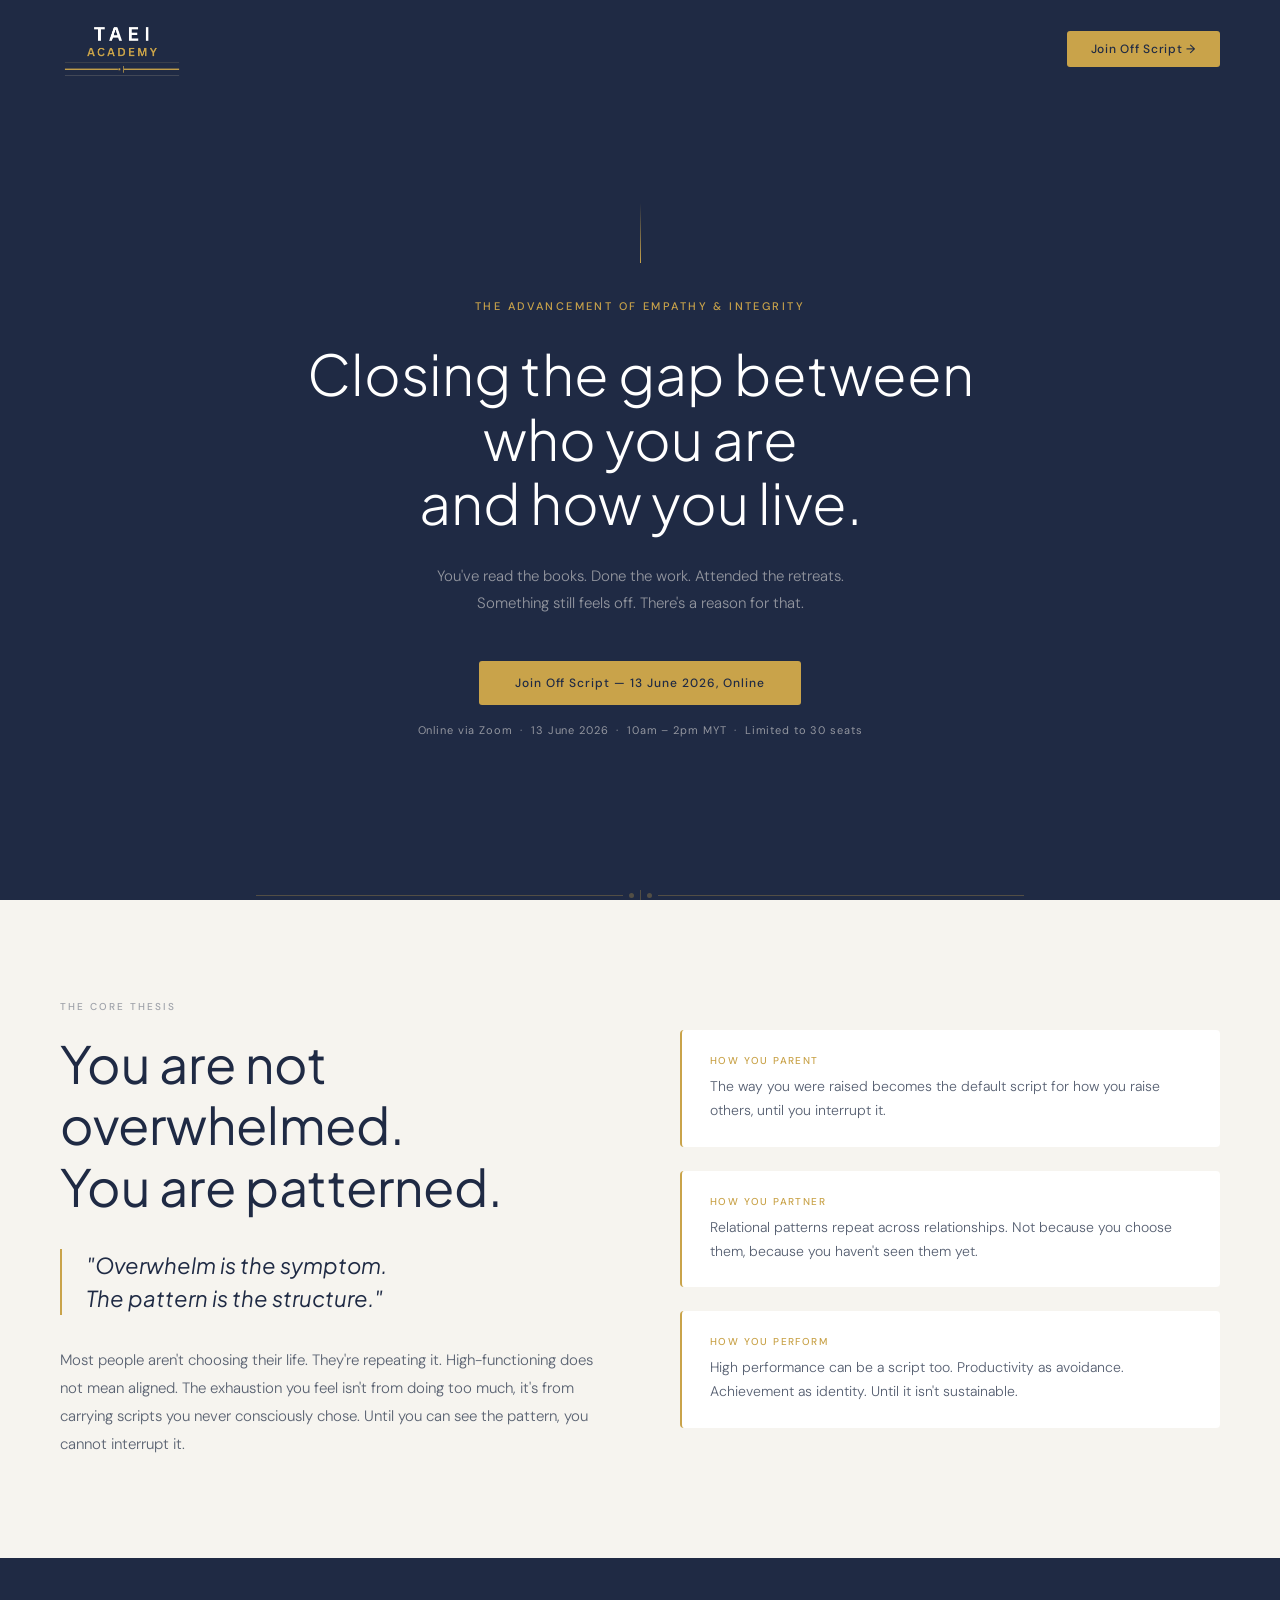
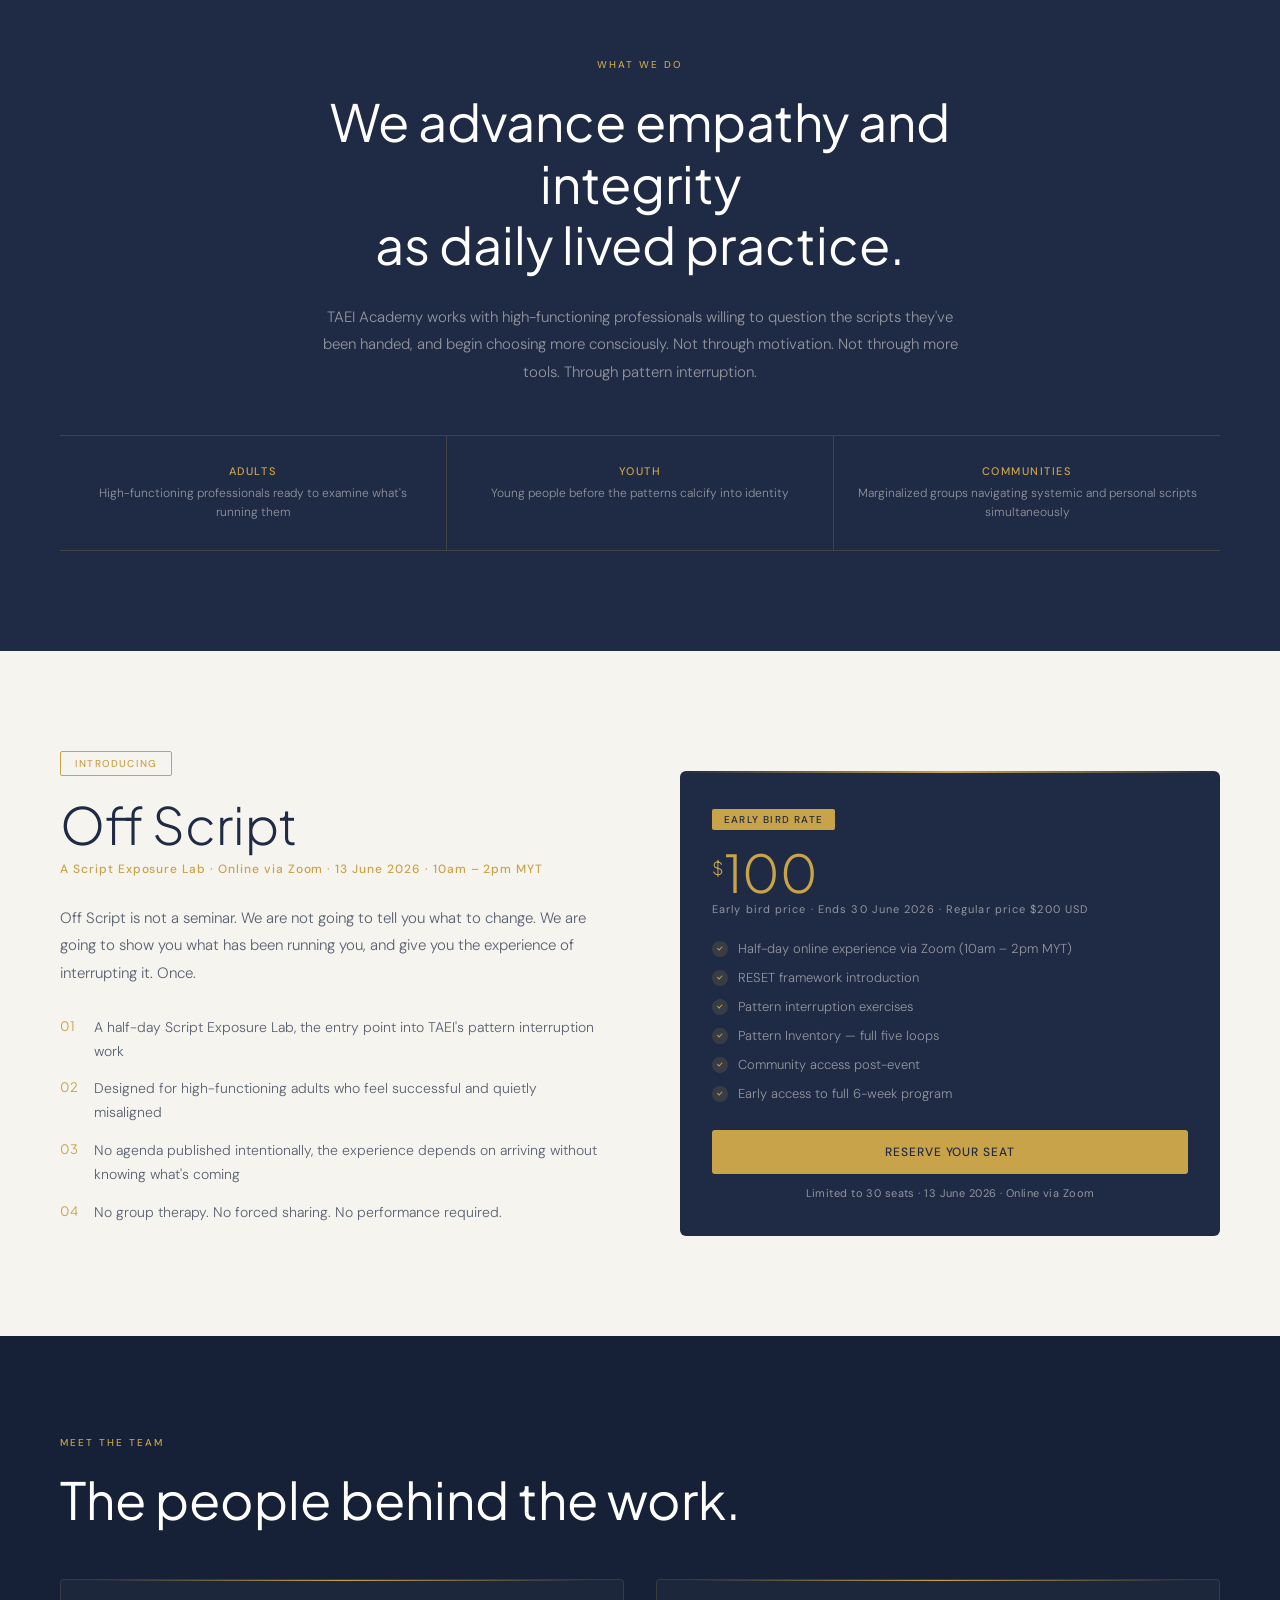
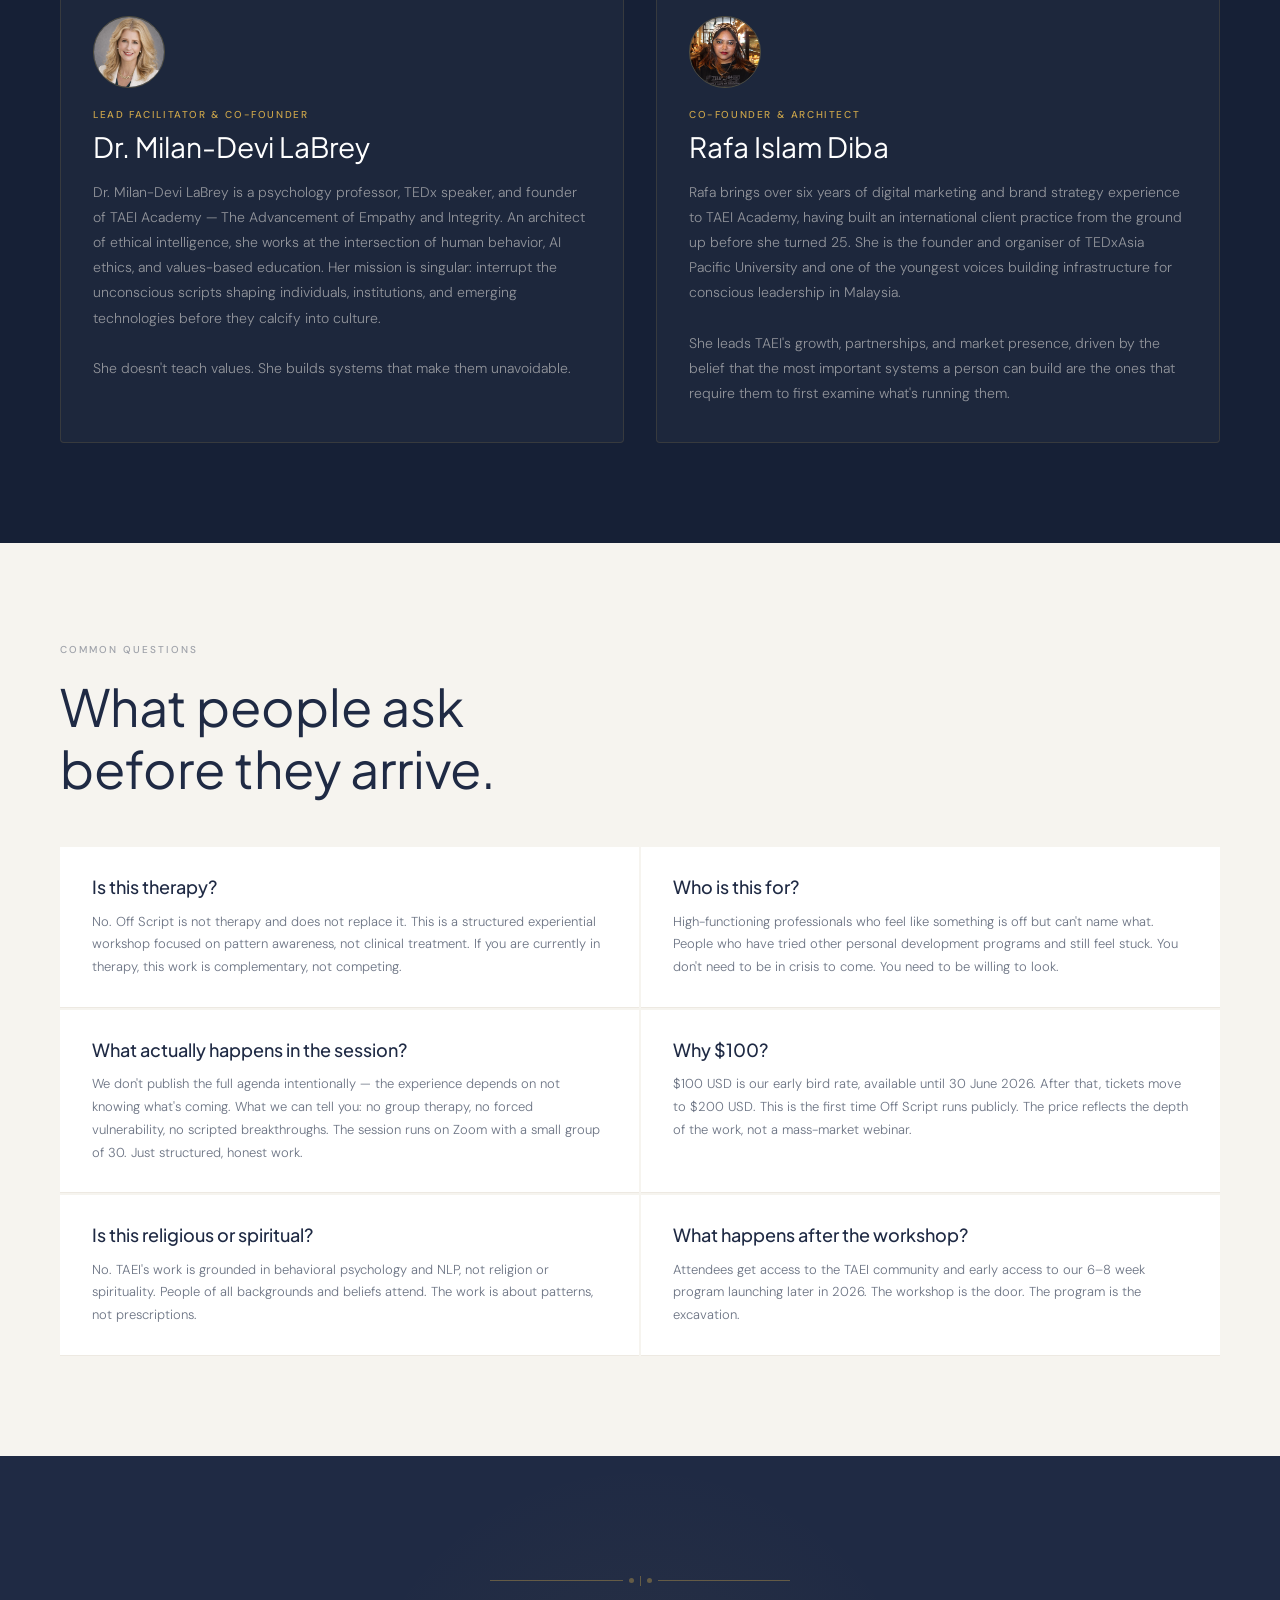
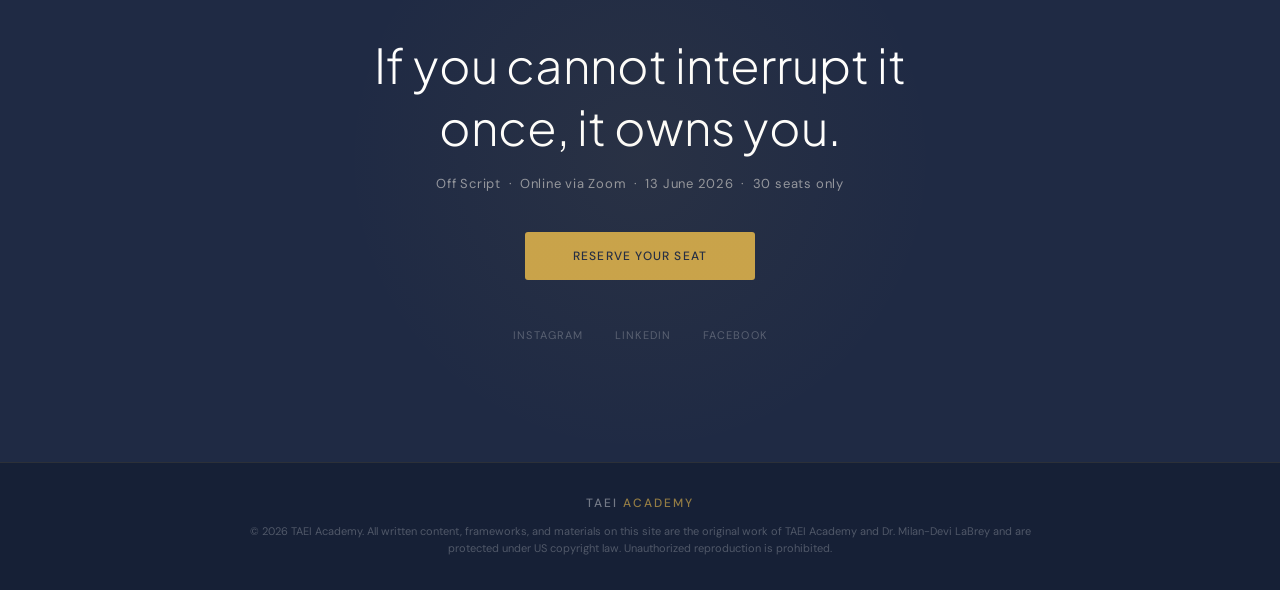
<file: index.html>
<!DOCTYPE html>
<html lang="en">
<head>
<meta charset="UTF-8">
<meta name="viewport" content="width=device-width, initial-scale=1.0">

<!-- ══ PRIMARY SEO META TAGS ══ -->
<title>TAEI Academy | Pattern Interruption Workshop | Off Script</title>
<meta name="description" content="TAEI Academy helps high-functioning professionals see the unconscious patterns running their lives — and interrupt them. Join Off Script, our online Script Exposure Lab on 13 June 2026. Early bird $100 USD. Limited to 30 seats.">
<meta name="keywords" content="pattern interruption, personal development workshopr, Off Script workshopL, TAEI Academy, executive burnout KL, NLP coaching Malaysia, unconscious patterns professionals, self awareness workshop Malaysia, leadership development KL, high functioning professionals burnout">
<meta name="author" content="TAEI Academy">
<meta name="robots" content="index, follow">
<link rel="canonical" href="https://www.taeiacademy.org/">

<!-- ══ OPEN GRAPH , Facebook, LinkedIn ══ -->
<meta property="og:type" content="website">
<meta property="og:url" content="https://www.taeiacademy.org/">
<meta property="og:title" content="TAEI Academy | Pattern Interruption Workshop Kuala Lumpur">
<meta property="og:description" content="Off Script is an online Script Exposure Lab for high-functioning professionals who feel successful by every external measure — and quietly misaligned with the life they built. 13 June 2026. Early bird $100 USD. 30 seats only.">
<meta property="og:image" content="https://www.taeiacademy.org/images/og-image.jpg">
<meta property="og:image:width" content="1200">
<meta property="og:image:height" content="630">
<meta property="og:site_name" content="TAEI Academy">
<meta property="og:locale" content="en_MY">

<!-- ══ TWITTER CARD ══ -->
<meta name="twitter:card" content="summary_large_image">
<meta name="twitter:title" content="TAEI Academy | Pattern Interruption Workshop KL">
<meta name="twitter:description" content="Off Script — An online Script Exposure Lab for high-functioning professionals. 13 June 2026. Early bird $100 USD. 30 seats only.">
<meta name="twitter:image" content="https://www.taeiacademy.org/images/og-image.jpg">

<!-- ══ SCHEMA MARKUP, Structured Data for Google ══ -->
<script type="application/ld+json">
{
  "@context": "https://schema.org",
  "@graph": [
    {
      "@type": "Organization",
      "@id": "https://www.taeiacademy.org/#organization",
      "name": "TAEI Academy",
      "alternateName": "The Advancement of Empathy and Integrity",
      "url": "https://www.taeiacademy.org",
      "logo": {
        "@type": "ImageObject",
        "url": "https://www.taeiacademy.org/images/logo-light.png"
      },
      "description": "TAEI Academy advances empathy and integrity as daily lived practice through pattern interruption programs for high-functioning professionals.",
      "foundingDate": "2026",
      "address": {
        "@type": "PostalAddress",
        "addressLocality": "Dallas, Texas",
        "addressCountry": "US"
      },
      "sameAs": [
        "https://www.linkedin.com/company/taeiacademy",
        "https://www.instagram.com/taeiacademy_",
        "https://www.facebook.com/taeiacademy"
      ]
    },
    {
      "@type": "Event",
      "@id": "https://www.taeiacademy.org/#offscript-event",
      "name": "Off Script, Script Exposure Lab",
      "description": "A half-day Script Exposure Lab for high-functioning adults in Kuala Lumpur. Off Script is not a seminar. We are not going to tell you what to change. We are going to show you what has been running you, and give you the experience of interrupting it.",
      "startDate": "2026-07-13T10:00:00+08:00",
      "endDate": "2026-07-13T14:00:00+08:00",
      "eventStatus": "https://schema.org/EventScheduled",
      "eventAttendanceMode": "https://schema.org/OnlineEventAttendanceMode",
      "location": {
        "@type": "VirtualLocation",
        "url": "https://zoom.us"
      },
      "organizer": {
        "@type": "Organization",
        "@id": "https://www.taeiacademy.org/#organization"
      },
      "performer": {
        "@type": "Person",
        "name": "Dr. Milan-Devi LaBrey",
        "jobTitle": "Lead Facilitator and Co-Founder, TAEI Academy",
        "description": "Psychology professor, TEDx speaker, and Co Founder, TAEI Academy"
      },
      "offers": {
        "@type": "Offer",
        "name": "Early Bird Ticket",
        "price": "100",
        "priceCurrency": "USD",
        "availability": "https://schema.org/InStock",
        "validFrom": "2026-04-06",
        "validThrough": "2026-06-30",
        "url": "https://www.taeiacademy.org/#offscript"
      },
      "maximumAttendeeCapacity": 30,
      "image": "https://www.taeiacademy.org/images/og-image.jpg"
    },
    {
      "@type": "WebPage",
      "@id": "https://www.taeiacademy.org/#webpage",
      "url": "https://www.taeiacademy.org",
      "name": "TAEI Academy | Pattern Interruption Workshop Kuala Lumpur",
      "description": "TAEI Academy helps high-functioning professionals in KL see the unconscious patterns running their lives. Join Off Script, 13 June 2026.",
      "isPartOf": {
        "@id": "https://www.taeiacademy.org/#organization"
      }
    },
    {
      "@type": "Person",
      "@id": "https://www.taeiacademy.org/#milan",
      "name": "Dr. Milan-Devi LaBrey",
      "jobTitle": "Lead Facilitator and Co-Founder",
      "worksFor": {
        "@id": "https://www.taeiacademy.org/#organization"
      },
      "description": "Psychology professor, TEDx speaker, Writer, and Co-founder of TAEI Academy. Author of a forthcoming book on the scripts we inherit and the love we have yet to choose."
    },
    {
      "@type": "Person",
      "@id": "https://www.taeiacademy.org/#rafa",
      "name": "Rafa Islam Diba",
      "jobTitle": "Co-Founder and Architect",
      "worksFor": {
        "@id": "https://www.taeiacademy.org/#organization"
      },
      "description": "Digital strategist, founder of TEDxAsia Pacific University, and co-founder of TAEI Academy. Leads TAEI's growth and market presence in Malaysia."
    }
  ]
}
</script>

<!-- ══ FAVICON ══ -->
<link rel="icon" type="image/png" href="images/logo-light.png">
<link rel="apple-touch-icon" href="images/logo-light.png">

<!-- ══ FONTS ══ -->
<link href="https://fonts.googleapis.com/css2?family=Plus+Jakarta+Sans:ital,wght@0,300;0,400;0,500;0,600;1,300;1,400&family=DM+Sans:opsz,wght@9..40,300;9..40,400;9..40,500&display=swap" rel="stylesheet">

<!-- ══ STYLESHEET ══ -->
<link rel="stylesheet" href="style.css">
</head>
<body>

<!-- ══ NAV ══ -->
<nav id="navbar" aria-label="Main navigation">
  <a href="#hero" class="nav-logo" aria-label="TAEI Academy home">
    <img src="images/logo-dark.png" alt="TAEI Academy, The Advancement of Empathy and Integrity" class="nav-logo-img">
  </a>
  <a href="#offscript" class="nav-cta">Join Off Script →</a>
</nav>

<!-- ══ HERO ══ -->
<section id="hero" aria-label="Hero">
  <div class="hero-rule"></div>
  <p class="hero-overline">The Advancement of Empathy &amp; Integrity</p>
  <h1 class="hero-headline">
    Closing the gap between<br>
    who you are<br>
    and how you live.
  </h1>
  <p class="hero-sub">
    You've read the books. Done the work. Attended the retreats.<br>
    Something still feels off. There's a reason for that.
  </p>
  <a href="#offscript" class="hero-btn" aria-label="Join Off Script online workshop">Join Off Script — 13 June 2026, Online</a>
  <p class="hero-meta">Online via Zoom &nbsp;·&nbsp; 13 June 2026 &nbsp;·&nbsp; 10am – 2pm MYT &nbsp;·&nbsp; Limited to 30 seats</p>
  <div class="hero-bottom-rule" aria-hidden="true">
    <div class="hr-line"></div>
    <div class="hr-dot"></div>
    <div class="hr-tick"></div>
    <div class="hr-dot"></div>
    <div class="hr-line"></div>
  </div>
</section>

<!-- ══ PATTERN SECTION ══ -->
<section id="pattern" aria-label="The core thesis">
  <div class="pattern-left">
    <p class="overline overline-navy">The core thesis</p>
    <h2 class="section-headline section-headline-dark">You are not<br>overwhelmed.<br>You are patterned.</h2>
    <blockquote class="pattern-quote">
      "Overwhelm is the symptom.<br>The pattern is the structure."
    </blockquote>
    <p class="body-text body-dark max-prose">
      Most people aren't choosing their life. They're repeating it. High-functioning does not mean aligned. The exhaustion you feel isn't from doing too much, it's from carrying scripts you never consciously chose. Until you can see the pattern, you cannot interrupt it.
    </p>
  </div>
  <div class="pattern-right">
    <div class="pattern-card">
      <div class="pattern-card-label">How you parent</div>
      <div class="pattern-card-text">The way you were raised becomes the default script for how you raise others, until you interrupt it.</div>
    </div>
    <div class="pattern-card">
      <div class="pattern-card-label">How you partner</div>
      <div class="pattern-card-text">Relational patterns repeat across relationships. Not because you choose them, because you haven't seen them yet.</div>
    </div>
    <div class="pattern-card">
      <div class="pattern-card-label">How you perform</div>
      <div class="pattern-card-text">High performance can be a script too. Productivity as avoidance. Achievement as identity. Until it isn't sustainable.</div>
    </div>
  </div>
</section>

<!-- ══ ABOUT SECTION ══ -->
<section id="about" aria-label="About TAEI Academy">
  <div class="about-body">
    <p class="overline overline-gold">What we do</p>
    <h2 class="section-headline section-headline-light">We advance empathy and integrity<br>as daily lived practice.</h2>
    <p class="body-text body-light">
      TAEI Academy works with high-functioning professionals willing to question the scripts they've been handed, and begin choosing more consciously. Not through motivation. Not through more tools. Through pattern interruption.
    </p>
  </div>
  <div class="about-pillars">
    <div class="pillar">
      <div class="pillar-name">Adults</div>
      <div class="pillar-desc">High-functioning professionals ready to examine what's running them</div>
    </div>
    <div class="pillar">
      <div class="pillar-name">Youth</div>
      <div class="pillar-desc">Young people before the patterns calcify into identity</div>
    </div>
    <div class="pillar">
      <div class="pillar-name">Communities</div>
      <div class="pillar-desc">Marginalized groups navigating systemic and personal scripts simultaneously</div>
    </div>
  </div>
</section>

<!-- ══ OFF SCRIPT SECTION ══ -->
<section id="offscript" aria-label="Off Script workshop details">
  <div class="offscript-left">
    <span class="offscript-tag">Introducing</span>
    <h2 class="offscript-title">Off Script</h2>
    <p class="offscript-subtitle">A Script Exposure Lab · Online via Zoom · 13 June 2026 · 10am – 2pm MYT</p>
    <p class="body-text body-dark">
      Off Script is not a seminar. We are not going to tell you what to change. We are going to show you what has been running you, and give you the experience of interrupting it. Once.
    </p>
    <div class="offscript-details">
      <div class="detail-row">
        <span class="detail-num">01</span>
        <span class="detail-text">A half-day Script Exposure Lab, the entry point into TAEI's pattern interruption work</span>
      </div>
      <div class="detail-row">
        <span class="detail-num">02</span>
        <span class="detail-text">Designed for high-functioning adults who feel successful and quietly misaligned</span>
      </div>
      <div class="detail-row">
        <span class="detail-num">03</span>
        <span class="detail-text">No agenda published intentionally, the experience depends on arriving without knowing what's coming</span>
      </div>
      <div class="detail-row">
        <span class="detail-num">04</span>
        <span class="detail-text">No group therapy. No forced sharing. No performance required.</span>
      </div>
    </div>
  </div>
  <div class="offscript-right">
    <div class="ticket-box">
      <div class="ticket-early-bird">Early Bird Rate</div>
      <div class="ticket-price"><span class="ticket-currency">$</span>100</div>
      <div class="ticket-label">Early bird price · Ends 30 June 2026 · Regular price $200 USD</div>
      <div class="ticket-feature"><div class="tick"></div><span class="ticket-feature-text">Half-day online experience via Zoom (10am – 2pm MYT)</span></div>
      <div class="ticket-feature"><div class="tick"></div><span class="ticket-feature-text">RESET framework introduction</span></div>
      <div class="ticket-feature"><div class="tick"></div><span class="ticket-feature-text">Pattern interruption exercises</span></div>
      <div class="ticket-feature"><div class="tick"></div><span class="ticket-feature-text">Pattern Inventory — full five loops</span></div>
      <div class="ticket-feature"><div class="tick"></div><span class="ticket-feature-text">Community access post-event</span></div>
      <div class="ticket-feature"><div class="tick"></div><span class="ticket-feature-text">Early access to full 6-week program</span></div>
      <!-- REPLACE href WITH YOUR LUMA TICKET LINK -->
      <a href="https://luma.com/63gstqri" class="ticket-btn" aria-label="Reserve your seat for Off Script workshop">RESERVE YOUR SEAT</a>
      <p class="ticket-note">Limited to 30 seats · 13 June 2026 · Online via Zoom</p>
    </div>
  </div>
</section>

<!-- ══ TEAM SECTION ══ -->
<section id="team" aria-label="Meet the team">
  <div class="team-header">
    <p class="overline overline-gold">Meet the team</p>
    <h2 class="section-headline section-headline-light">The people behind the work.</h2>
  </div>
  <div class="team-grid">
    <div class="team-card">
      <img src="images/milan.png" alt="Dr. Milan-Devi LaBrey, Lead Facilitator and Co-Founder of TAEI Academy" class="team-photo-img">
      <div class="team-role">Lead Facilitator &amp; Co-Founder</div>
      <h3 class="team-name">Dr. Milan-Devi LaBrey</h3>
      <p class="team-bio">
        Dr. Milan-Devi LaBrey is a psychology professor, TEDx speaker, and founder of TAEI Academy — The Advancement of Empathy and Integrity. An architect of ethical intelligence, she works at the intersection of human behavior, AI ethics, and values-based education. Her mission is singular: interrupt the unconscious scripts shaping individuals, institutions, and emerging technologies before they calcify into culture. <br><br>
        She doesn't teach values. She builds systems that make them unavoidable.
      </p>
    </div>
    <div class="team-card">
      <img src="images/rafa.png" alt="Rafa Islam Diba, Co-Founder and Architect of TAEI Academy" class="team-photo-img">
      <div class="team-role">Co-Founder &amp; Architect</div>
      <h3 class="team-name">Rafa Islam Diba</h3>
      <p class="team-bio">
        Rafa brings over six years of digital marketing and brand strategy experience to TAEI Academy, having built an international client practice from the ground up before she turned 25. She is the founder and organiser of TEDxAsia Pacific University and one of the youngest voices building infrastructure for conscious leadership in Malaysia.<br><br>
        She leads TAEI's growth, partnerships, and market presence, driven by the belief that the most important systems a person can build are the ones that require them to first examine what's running them.
      </p>
    </div>
  </div>
</section>

<!-- ══ FAQ SECTION ══ -->
<section id="faq" aria-label="Frequently asked questions">
  <p class="overline overline-navy">Common questions</p>
  <h2 class="section-headline section-headline-dark">What people ask<br>before they arrive.</h2>
  <div class="faq-grid">
    <div class="faq-item">
      <h3 class="faq-q">Is this therapy?</h3>
      <p class="faq-a">No. Off Script is not therapy and does not replace it. This is a structured experiential workshop focused on pattern awareness, not clinical treatment. If you are currently in therapy, this work is complementary, not competing.</p>
    </div>
    <div class="faq-item">
      <h3 class="faq-q">Who is this for?</h3>
      <p class="faq-a">High-functioning professionals who feel like something is off but can't name what. People who have tried other personal development programs and still feel stuck. You don't need to be in crisis to come. You need to be willing to look.</p>
    </div>
    <div class="faq-item">
      <h3 class="faq-q">What actually happens in the session?</h3>
      <p class="faq-a">We don't publish the full agenda intentionally — the experience depends on not knowing what's coming. What we can tell you: no group therapy, no forced vulnerability, no scripted breakthroughs. The session runs on Zoom with a small group of 30. Just structured, honest work.</p>
    </div>
    <div class="faq-item">
      <h3 class="faq-q">Why $100?</h3>
      <p class="faq-a">$100 USD is our early bird rate, available until 30 June 2026. After that, tickets move to $200 USD. This is the first time Off Script runs publicly. The price reflects the depth of the work, not a mass-market webinar.</p>
    </div>
    <div class="faq-item">
      <h3 class="faq-q">Is this religious or spiritual?</h3>
      <p class="faq-a">No. TAEI's work is grounded in behavioral psychology and NLP, not religion or spirituality. People of all backgrounds and beliefs attend. The work is about patterns, not prescriptions.</p>
    </div>
    <div class="faq-item">
      <h3 class="faq-q">What happens after the workshop?</h3>
      <p class="faq-a">Attendees get access to the TAEI community and early access to our 6–8 week program launching later in 2026. The workshop is the door. The program is the excavation.</p>
    </div>
  </div>
</section>

<!-- ══ FINAL CTA ══ -->
<section id="cta" aria-label="Register for Off Script">
  <div class="cta-rule" aria-hidden="true">
    <div class="hr-line"></div>
    <div class="hr-dot"></div>
    <div class="hr-tick"></div>
    <div class="hr-dot"></div>
    <div class="hr-line"></div>
  </div>
  <h2 class="cta-hl">If you cannot interrupt it once, it owns you.</h2>
  <p class="cta-sub">Off Script &nbsp;·&nbsp; Online via Zoom &nbsp;·&nbsp; 13 June 2026 &nbsp;·&nbsp; 30 seats only</p>
  <!-- REPLACE href WITH YOUR LUMA TICKET LINK -->
  <a href="https://luma.com/63gstqri" class="cta-btn-main" aria-label="Reserve your seat for Off Script">RESERVE YOUR SEAT</a>
  <div class="cta-socials">
    <a href="https://instagram.com/taeiacademy" class="cta-social" target="_blank" rel="noopener noreferrer" aria-label="TAEI Academy on Instagram">Instagram</a>
    <a href="https://linkedin.com/company/taeiacademy" class="cta-social" target="_blank" rel="noopener noreferrer" aria-label="TAEI Academy on LinkedIn">LinkedIn</a>
    <a href="https://facebook.com/taeiacademy" class="cta-social" target="_blank" rel="noopener noreferrer" aria-label="TAEI Academy on Facebook">Facebook</a>
  </div>
</section>

<!-- ══ FOOTER ══ -->
<footer>
  <div class="footer-logo">TAEI <span>ACADEMY</span></div>
  <div class="footer-copy">© 2026 TAEI Academy. All written content, frameworks, and materials on this site are the original work of TAEI Academy and Dr. Milan-Devi LaBrey and are protected under US copyright law. Unauthorized reproduction is prohibited.</div>
</footer>

<script src="script.js"></script>
</body>
</html>
</file>
<file: style.css>
/* ── RESET & BASE ── */
*, *::before, *::after { box-sizing: border-box; margin: 0; padding: 0; }

:root {
  --navy: #1f2a44;
  --navy-deep: #162036;
  --gold: #c9a34a;
  --gold-light: #e0c070;
  --cream: #f6f4ef;
  --cream-dark: #ede9e2;
  --white: #FFFFFF;
  --text-muted: rgba(242,239,233,0.55);
  --text-muted-dark: rgba(28,40,64,0.5);
}

html { scroll-behavior: smooth; }

body {
  font-family: 'DM Sans', sans-serif;
  background: var(--navy);
  color: var(--white);
  overflow-x: hidden;
}

/* ── NAV ── */
nav {
  position: fixed; top: 0; left: 0; right: 0; z-index: 100;
  display: flex; align-items: center; justify-content: space-between;
  padding: 14px 60px;
  transition: background 0.4s, backdrop-filter 0.4s;
}
nav.scrolled {
  background: rgba(20,29,48,0.97);
  backdrop-filter: blur(8px);
}
.nav-logo {
  font-family: 'DM Sans', sans-serif;
  font-size: 13px; font-weight: 500;
  letter-spacing: 0.18em; color: var(--white);
  text-decoration: none;
}
.nav-logo span { color: var(--gold); }
.nav-logo-img {
  height: 70px;
  width: auto;
  display: block;
  object-fit: contain;
}
.nav-cta {
  font-size: 12px; font-weight: 500; letter-spacing: 0.06em;
  color: var(--navy); background: var(--gold);
  padding: 10px 24px; border-radius: 3px;
  text-decoration: none; transition: background 0.2s, transform 0.2s;
}
.nav-cta:hover { background: var(--gold-light); transform: translateY(-1px); }

/* ── SHARED ── */
section { padding: 100px 60px; }

.overline {
  font-size: 10px; font-weight: 500;
  letter-spacing: 0.2em; text-transform: uppercase; margin-bottom: 20px;
}
.overline-gold { color: var(--gold); }
.overline-navy { color: var(--navy); opacity: 0.4; }

.section-headline {
  font-family: 'Plus Jakarta Sans', sans-serif;
  font-size: clamp(32px, 4vw, 52px);
  font-weight: 400; line-height: 1.2;
  margin-bottom: 28px;
}
.section-headline-dark { color: var(--navy); }
.section-headline-light { color: var(--white); }

.body-text { font-size: 15px; font-weight: 300; line-height: 1.85; }
.body-dark { color: rgba(28,40,64,0.72); }
.body-light { color: var(--text-muted); }
.max-prose { max-width: 580px; }

/* Divider elements */
.hr-line { flex: 1; height: 1px; background: var(--gold); }
.hr-dot { width: 5px; height: 5px; border-radius: 50%; background: var(--gold); margin: 0 6px; }
.hr-tick { width: 1px; height: 10px; background: var(--gold); }

/* ── HERO ── */
#hero {
  min-height: 100vh;
  display: flex; flex-direction: column;
  justify-content: center; align-items: center;
  text-align: center;
  padding: 120px 40px 80px;
  position: relative;
  background: var(--navy);
  overflow: hidden;
}
.hero-rule {
  width: 1px; height: 60px;
  background: linear-gradient(to bottom, transparent, var(--gold));
  margin: 0 auto 36px;
  animation: fadeDown 1s ease 0.2s both;
}
.hero-overline {
  font-size: 11px; font-weight: 500; letter-spacing: 0.22em;
  color: var(--gold); text-transform: uppercase;
  margin-bottom: 28px;
  animation: fadeUp 0.8s ease 0.4s both;
}
.hero-headline {
  font-family: 'Plus Jakarta Sans', sans-serif;
  font-size: clamp(32px, 4.5vw, 56px);
  font-weight: 300; line-height: 1.15;
  color: var(--white);
  max-width: 780px;
  margin-bottom: 28px;
  animation: fadeUp 0.8s ease 0.5s both;
}
.hero-headline em { color: var(--gold); font-style: normal; }
.hero-sub {
  font-size: 15px; font-weight: 300; line-height: 1.8;
  color: var(--text-muted);
  max-width: 500px; margin: 0 auto 44px;
  animation: fadeUp 0.8s ease 0.6s both;
}
.hero-btn {
  display: inline-block;
  font-size: 12px; font-weight: 500; letter-spacing: 0.08em;
  color: var(--navy); background: var(--gold);
  padding: 14px 36px; border-radius: 3px;
  text-decoration: none; transition: all 0.2s;
  animation: fadeUp 0.8s ease 0.7s both;
}
.hero-btn:hover { background: var(--gold-light); transform: translateY(-1px); }
.hero-meta {
  margin-top: 18px; font-size: 11px; letter-spacing: 0.08em;
  color: var(--text-muted);
  animation: fadeUp 0.8s ease 0.8s both;
}
.hero-bottom-rule {
  position: absolute; bottom: 0; left: 50%; transform: translateX(-50%);
  display: flex; align-items: center;
  width: 60%; opacity: 0.3;
}

/* ── PATTERN ── */
#pattern {
  background: var(--cream);
  display: grid; grid-template-columns: 1fr 1fr;
  gap: 80px; align-items: center;
}
.pattern-quote {
  border-left: 2px solid var(--gold);
  padding-left: 24px; margin: 32px 0;
  font-family: 'Plus Jakarta Sans', sans-serif;
  font-size: 22px; font-style: italic; font-weight: 400;
  color: var(--navy); line-height: 1.5;
}
.pattern-right { display: flex; flex-direction: column; gap: 24px; }
.pattern-card {
  background: var(--white); border-radius: 4px;
  padding: 24px 28px;
  border-left: 2px solid var(--gold);
}
.pattern-card-label {
  font-size: 10px; font-weight: 500; letter-spacing: 0.14em;
  color: var(--gold); text-transform: uppercase; margin-bottom: 8px;
}
.pattern-card-text {
  font-size: 14px; font-weight: 300; line-height: 1.7;
  color: rgba(28,40,64,0.75);
}

/* ── ABOUT ── */
#about {
  background: var(--navy);
  text-align: center;
}
.about-body { max-width: 640px; margin: 0 auto; }
.about-body .section-headline { margin-bottom: 28px; }
.about-pillars {
  display: flex; justify-content: center;
  margin-top: 48px;
  border-top: 1px solid rgba(201,168,76,0.2);
  border-bottom: 1px solid rgba(201,168,76,0.2);
}
.pillar {
  flex: 1; padding: 28px 20px; text-align: center;
  border-right: 1px solid rgba(201,168,76,0.2);
}
.pillar:last-child { border-right: none; }
.pillar-name {
  font-size: 11px; font-weight: 500; letter-spacing: 0.14em;
  color: var(--gold); text-transform: uppercase; margin-bottom: 6px;
}
.pillar-desc { font-size: 12px; font-weight: 300; color: var(--text-muted); line-height: 1.6; }

/* ── OFF SCRIPT ── */
#offscript {
  background: var(--cream);
  display: grid; grid-template-columns: 1fr 1fr;
  gap: 80px; align-items: start;
}
.offscript-tag {
  display: inline-block;
  font-size: 10px; font-weight: 500; letter-spacing: 0.12em;
  color: var(--gold); border: 1px solid var(--gold);
  padding: 5px 14px; border-radius: 2px;
  text-transform: uppercase; margin-bottom: 20px;
}
.offscript-title {
  font-family: 'Plus Jakarta Sans', sans-serif;
  font-size: clamp(36px, 4vw, 56px);
  font-weight: 300; color: var(--navy);
  line-height: 1.1; margin-bottom: 8px;
}
.offscript-subtitle {
  font-size: 12px; font-weight: 500; letter-spacing: 0.08em;
  color: var(--gold); margin-bottom: 28px;
}
.offscript-details { display: flex; flex-direction: column; gap: 14px; margin-top: 28px; }
.detail-row { display: flex; align-items: flex-start; gap: 14px; }
.detail-num {
  font-family: 'Plus Jakarta Sans', sans-serif;
  font-size: 13px; color: var(--gold); min-width: 20px; margin-top: 2px;
}
.detail-text { font-size: 14px; font-weight: 300; line-height: 1.7; color: rgba(28,40,64,0.72); }
.offscript-right { padding-top: 20px; }
.ticket-box {
  background: var(--navy); border-radius: 6px;
  padding: 36px 32px; position: relative; overflow: hidden;
}
.ticket-box::before {
  content: ''; position: absolute; top: 0; left: 0; right: 0; height: 2px;
  background: linear-gradient(to right, transparent, var(--gold), transparent);
}
.ticket-early-bird {
  display: inline-block;
  font-size: 10px; font-weight: 500; letter-spacing: 0.12em;
  text-transform: uppercase; color: var(--navy);
  background: var(--gold); padding: 4px 12px;
  border-radius: 2px; margin-bottom: 16px;
}
.ticket-price {
  font-family: 'Plus Jakarta Sans', sans-serif;
  font-size: 52px; font-weight: 300; color: var(--gold);
  line-height: 1; margin-bottom: 4px;
}
.ticket-currency { font-size: 18px; vertical-align: super; }
.ticket-label {
  font-size: 11px; color: var(--text-muted);
  letter-spacing: 0.1em; margin-bottom: 24px;
}
.ticket-feature { display: flex; align-items: center; gap: 10px; margin-bottom: 12px; }
.tick {
  width: 16px; height: 16px; border-radius: 50%;
  background: rgba(201,168,76,0.15);
  display: flex; align-items: center; justify-content: center; flex-shrink: 0;
}
.tick::after {
  content: ''; width: 5px; height: 3px;
  border-left: 1.5px solid var(--gold);
  border-bottom: 1.5px solid var(--gold);
  transform: rotate(-45deg) translateY(-1px);
}
.ticket-feature-text { font-size: 13px; font-weight: 300; color: var(--text-muted); }
.ticket-btn {
  display: block; width: 100%; text-align: center;
  margin-top: 28px; padding: 14px;
  background: var(--gold); color: var(--navy);
  font-size: 12px; font-weight: 500; letter-spacing: 0.08em;
  border-radius: 3px; text-decoration: none; transition: all 0.2s;
}
.ticket-btn:hover { background: var(--gold-light); transform: translateY(-1px); }
.ticket-note {
  font-size: 11px; color: var(--text-muted);
  text-align: center; margin-top: 12px; letter-spacing: 0.04em;
}

/* ── TEAM ── */
#team {
  background: var(--navy-deep);
  padding: 100px 60px;
}
.team-header { margin-bottom: 48px; }
.team-grid {
  display: grid; grid-template-columns: 1fr 1fr;
  gap: 32px;
}
.team-card {
  background: rgba(255,255,255,0.03);
  border: 1px solid rgba(201,168,76,0.15);
  border-radius: 4px; padding: 36px 32px;
  position: relative;
}
.team-card::before {
  content: ''; position: absolute; top: 0; left: 32px; right: 32px; height: 1px;
  background: linear-gradient(to right, transparent, var(--gold), transparent);
}
.team-photo {
  width: 72px; height: 72px; border-radius: 50%;
  background: rgba(201,168,76,0.12);
  border: 1px solid rgba(201,168,76,0.3);
  margin-bottom: 20px;
  display: flex; align-items: center; justify-content: center;
  font-size: 10px; color: var(--gold); letter-spacing: 0.05em;
  overflow: hidden;
}
.team-photo-img {
  width: 72px; height: 72px; border-radius: 50%;
  object-fit: cover; margin-bottom: 20px;
  border: 1px solid rgba(201,168,76,0.3);
  display: block;
}
.team-role {
  font-size: 10px; font-weight: 500; letter-spacing: 0.16em;
  color: var(--gold); text-transform: uppercase; margin-bottom: 8px;
}
.team-name {
  font-family: 'Plus Jakarta Sans', sans-serif;
  font-size: 28px; font-weight: 400; color: var(--white);
  margin-bottom: 16px;
}
.team-bio { font-size: 14px; font-weight: 300; line-height: 1.8; color: var(--text-muted); }

/* ── FAQ ── */
#faq { background: var(--cream); }
.faq-grid {
  display: grid; grid-template-columns: 1fr 1fr;
  gap: 2px; margin-top: 48px;
}
.faq-item {
  background: var(--white); padding: 28px 32px;
  border-bottom: 1px solid var(--cream-dark);
}
.faq-q {
  font-family: 'Plus Jakarta Sans', sans-serif;
  font-size: 18px; font-weight: 500; color: var(--navy);
  margin-bottom: 12px; line-height: 1.3;
}
.faq-a { font-size: 13px; font-weight: 300; line-height: 1.75; color: rgba(28,40,64,0.65); }

/* ── FINAL CTA ── */
#cta {
  background: var(--navy);
  text-align: center; padding: 120px 60px;
  position: relative; overflow: hidden;
}
#cta::before {
  content: '';
  position: absolute; top: 50%; left: 50%;
  transform: translate(-50%, -50%);
  width: 600px; height: 600px; border-radius: 50%;
  background: radial-gradient(circle, rgba(201,168,76,0.06) 0%, transparent 70%);
  pointer-events: none;
}
.cta-rule {
  display: flex; align-items: center;
  max-width: 300px; margin: 0 auto 48px; opacity: 0.4;
}
.cta-hl {
  font-family: 'Plus Jakarta Sans', sans-serif;
  font-size: clamp(28px, 4vw, 48px);
  font-weight: 300; line-height: 1.3;
  color: var(--white); max-width: 580px;
  margin: 0 auto 16px;
}
.cta-hl em { color: var(--gold); font-style: normal; }
.cta-sub {
  font-size: 13px; color: var(--text-muted);
  margin-bottom: 40px; letter-spacing: 0.06em;
}
.cta-btn-main {
  display: inline-block; padding: 16px 48px;
  background: var(--gold); color: var(--navy);
  font-size: 12px; font-weight: 500; letter-spacing: 0.1em;
  border-radius: 3px; text-decoration: none;
  transition: all 0.2s; text-transform: uppercase;
}
.cta-btn-main:hover { background: var(--gold-light); transform: translateY(-2px); }
.cta-socials {
  display: flex; justify-content: center;
  gap: 32px; margin-top: 48px;
}
.cta-social {
  font-size: 11px; letter-spacing: 0.1em;
  color: rgba(255,255,255,0.25); text-decoration: none;
  text-transform: uppercase; transition: color 0.2s;
}
.cta-social:hover { color: var(--gold); }

/* ── FOOTER ── */
footer {
  background: var(--navy-deep);
  padding: 32px 60px;
  display: flex;
  flex-direction: column;
  align-items: center;
  gap: 12px;
  border-top: 1px solid rgba(201,163,74,0.12);
  text-align: center;
}

.footer-logo {
  font-size: 12px;
  font-weight: 500;
  letter-spacing: 0.16em;
  color: rgba(255,255,255,0.4);
}

.footer-logo span {
  color: var(--gold);
  opacity: 0.7;
}

.footer-copy {
  font-size: 11px;
  color: rgba(255,255,255,0.25);
  max-width: 800px;
  line-height: 1.6;
}

/* ── ANIMATIONS ── */
@keyframes fadeUp {
  from { opacity: 0; transform: translateY(20px); }
  to { opacity: 1; transform: translateY(0); }
}
@keyframes fadeDown {
  from { opacity: 0; transform: translateY(-10px); }
  to { opacity: 1; transform: translateY(0); }
}

/* ── RESPONSIVE ── */
@media (max-width: 900px) {
  nav { padding: 18px 24px; }
  section { padding: 72px 24px; }
  #pattern { grid-template-columns: 1fr; gap: 40px; }
  #offscript { grid-template-columns: 1fr; gap: 40px; }
  .team-grid { grid-template-columns: 1fr; }
  .faq-grid { grid-template-columns: 1fr; }
  .about-pillars { flex-direction: column; }
  .pillar { border-right: none; border-bottom: 1px solid rgba(201,168,76,0.2); }
  .pillar:last-child { border-bottom: none; }
  footer { flex-direction: column; gap: 12px; text-align: center; }
  #cta { padding: 80px 24px; }
  #team { padding: 72px 24px; }
}

@media (max-width: 480px) {
  .hero-headline { font-size: 36px; }
  .hero-sub { font-size: 14px; }
  .ticket-box { padding: 24px 20px; }
  .team-card { padding: 24px 20px; }
  .faq-item { padding: 20px; }
}
</file>
